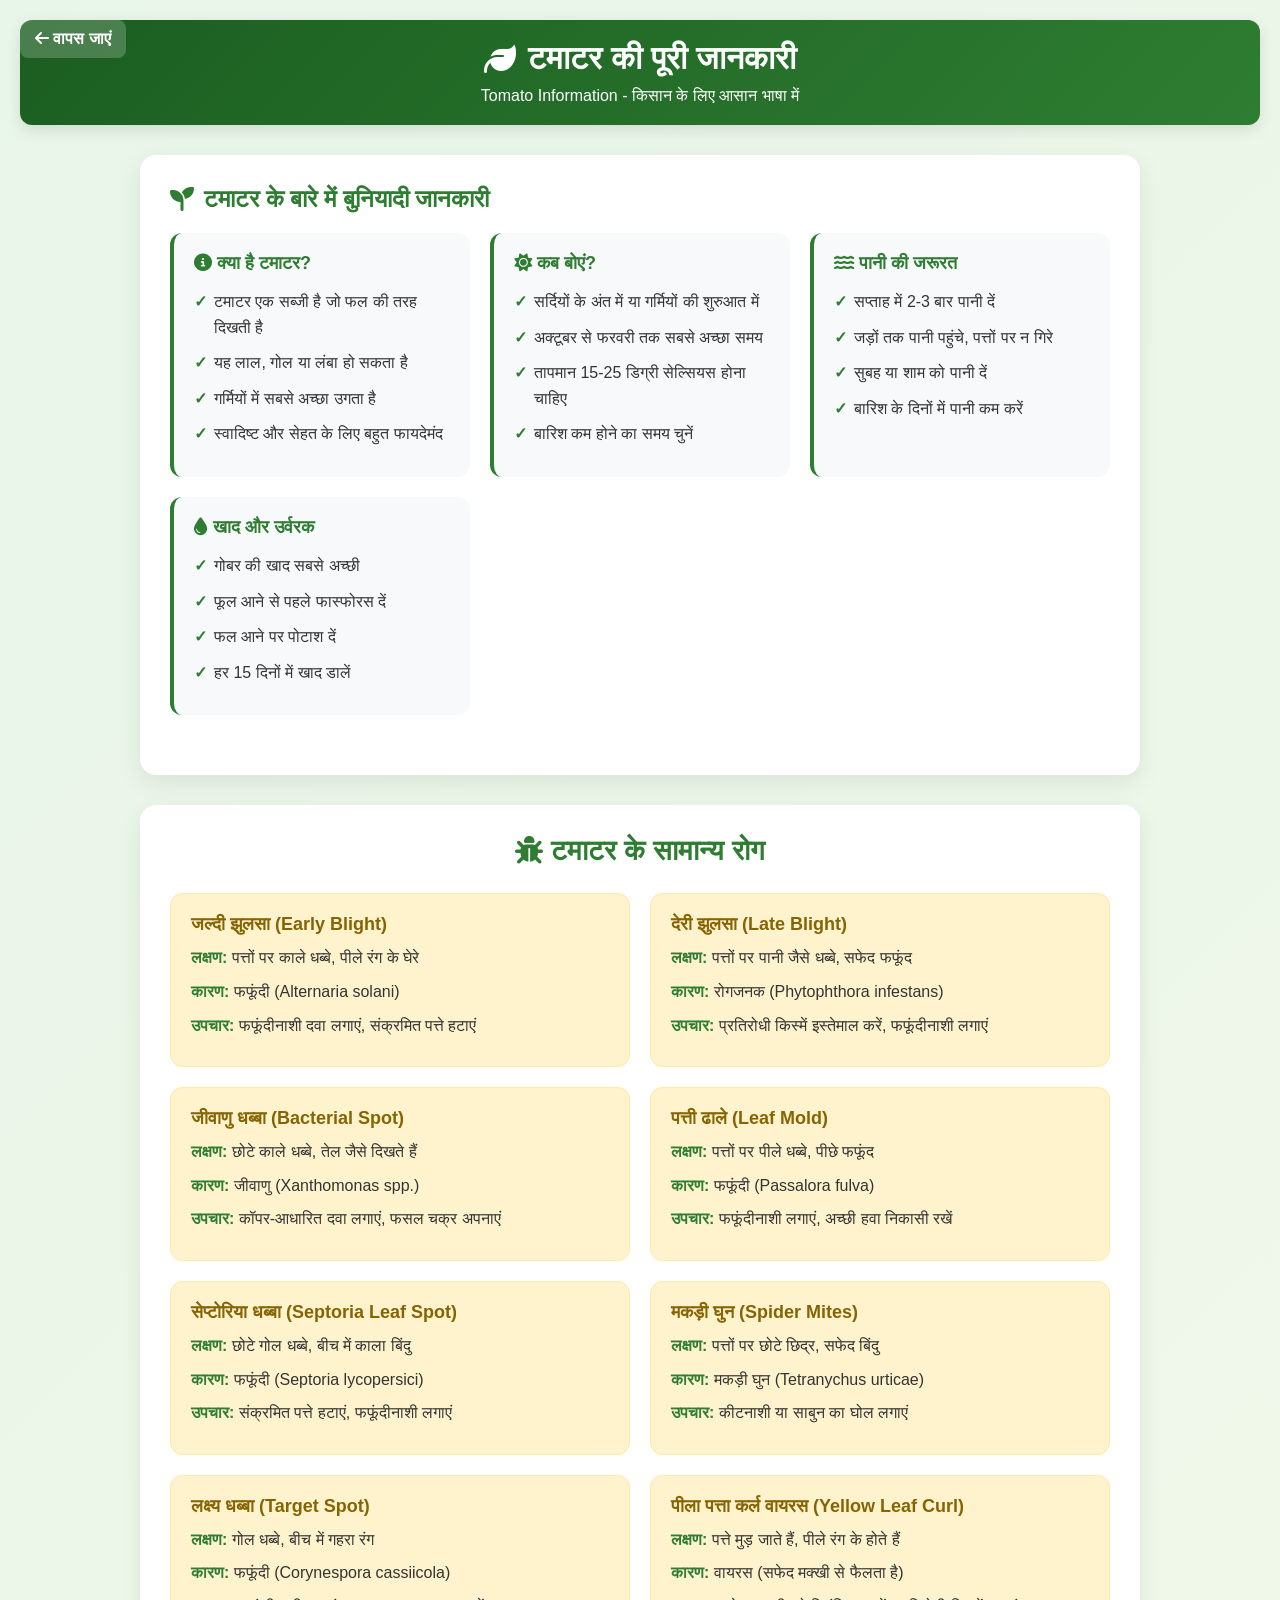
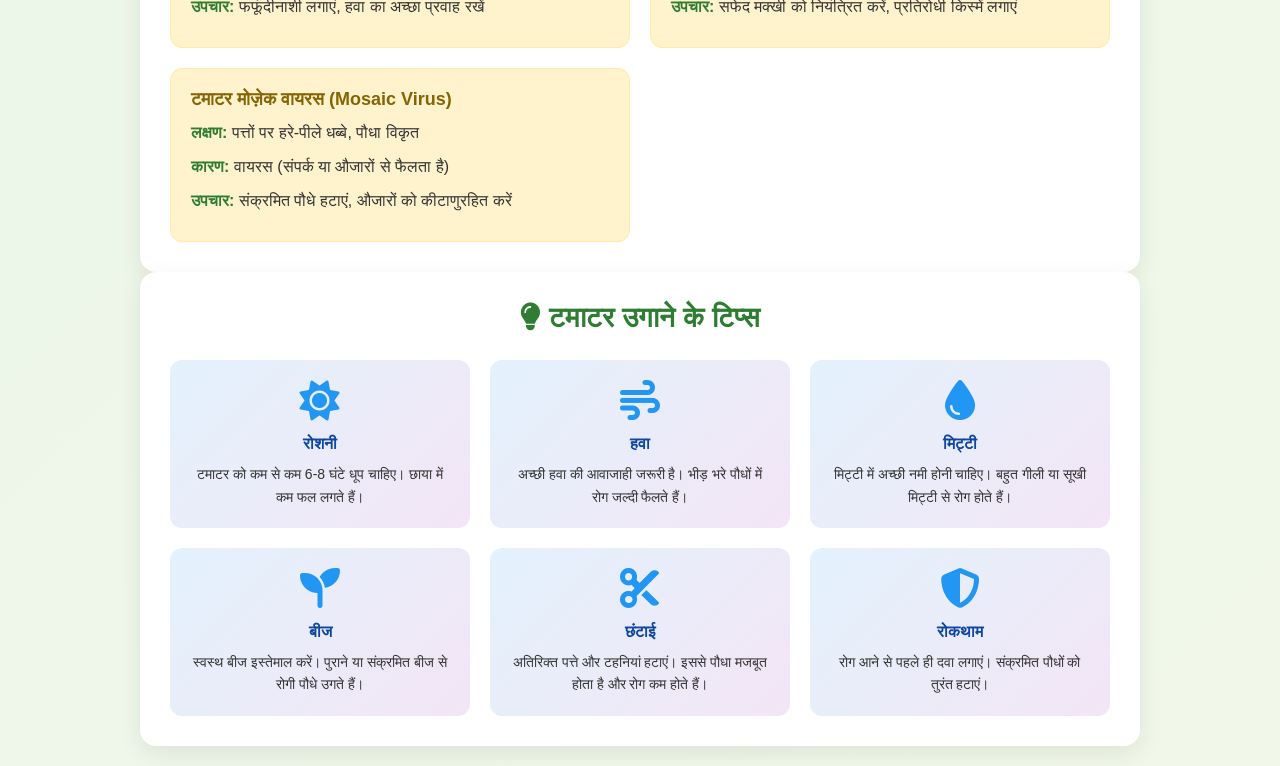
<file: templates/information.html>
<!DOCTYPE html>
<html lang="en">
<head>
    <meta charset="UTF-8">
    <meta name="viewport" content="width=device-width, initial-scale=1.0">
    <title>टमाटर की जानकारी | Tomato Information</title>
    <link rel="stylesheet" href="https://cdnjs.cloudflare.com/ajax/libs/font-awesome/6.4.0/css/all.min.css">
    <style>
        * {
            margin: 0;
            padding: 0;
            box-sizing: border-box;
            font-family: 'Segoe UI', 'Noto Sans Devanagari', sans-serif;
        }

        body {
            background: linear-gradient(135deg, #e8f5e9, #f1f8e9);
            min-height: 100vh;
            padding: 20px;
        }

        header {
            background: linear-gradient(135deg, #1b5e20, #2e7d32);
            color: white;
            padding: 20px 0;
            text-align: center;
            border-radius: 12px;
            margin-bottom: 30px;
            box-shadow: 0 5px 15px rgba(0, 0, 0, 0.1);
        }

        header h1 {
            font-size: 32px;
            margin-bottom: 10px;
            display: flex;
            align-items: center;
            justify-content: center;
            gap: 12px;
        }

        .back-btn {
            position: absolute;
            top: 20px;
            left: 20px;
            background: rgba(255, 255, 255, 0.2);
            color: white;
            padding: 10px 15px;
            text-decoration: none;
            border-radius: 8px;
            transition: 0.3s;
            font-weight: 600;
        }

        .back-btn:hover {
            background: rgba(255, 255, 255, 0.3);
        }

        .container {
            max-width: 1000px;
            margin: 0 auto;
        }

        .info-section {
            background: white;
            padding: 30px;
            border-radius: 16px;
            box-shadow: 0 8px 25px rgba(0, 0, 0, 0.08);
            margin-bottom: 30px;
        }

        .info-section h2 {
            color: #2e7d32;
            margin-bottom: 20px;
            font-size: 24px;
            display: flex;
            align-items: center;
            gap: 10px;
        }

        .info-grid {
            display: grid;
            grid-template-columns: repeat(auto-fit, minmax(300px, 1fr));
            gap: 20px;
            margin-bottom: 30px;
        }

        .info-card {
            background: #f8f9fa;
            padding: 20px;
            border-radius: 12px;
            border-left: 4px solid #2e7d32;
        }

        .info-card h3 {
            color: #2e7d32;
            margin-bottom: 15px;
            font-size: 18px;
        }

        .info-card ul {
            list-style: none;
            padding: 0;
        }

        .info-card li {
            margin-bottom: 10px;
            padding-left: 20px;
            position: relative;
            color: #333;
            line-height: 1.6;
        }

        .info-card li:before {
            content: "✓";
            color: #2e7d32;
            font-weight: bold;
            position: absolute;
            left: 0;
        }

        .disease-section {
            background: white;
            padding: 30px;
            border-radius: 16px;
            box-shadow: 0 8px 25px rgba(0, 0, 0, 0.08);
        }

        .disease-section h2 {
            color: #2e7d32;
            margin-bottom: 25px;
            text-align: center;
            font-size: 28px;
        }

        .disease-grid {
            display: grid;
            grid-template-columns: repeat(auto-fit, minmax(350px, 1fr));
            gap: 20px;
        }

        .disease-card {
            background: #fff3cd;
            border: 1px solid #ffeaa7;
            border-radius: 12px;
            padding: 20px;
            transition: 0.3s;
        }

        .disease-card:hover {
            transform: translateY(-5px);
            box-shadow: 0 8px 20px rgba(0, 0, 0, 0.1);
        }

        .disease-card h3 {
            color: #856404;
            margin-bottom: 10px;
            font-size: 18px;
        }

        .disease-card p {
            margin-bottom: 8px;
            color: #333;
            line-height: 1.6;
        }

        .disease-card strong {
            color: #2e7d32;
        }

        .tips-section {
            background: white;
            padding: 30px;
            border-radius: 16px;
            box-shadow: 0 8px 25px rgba(0, 0, 0, 0.08);
        }

        .tips-section h2 {
            color: #2e7d32;
            margin-bottom: 25px;
            text-align: center;
            font-size: 28px;
        }

        .tips-grid {
            display: grid;
            grid-template-columns: repeat(auto-fit, minmax(250px, 1fr));
            gap: 20px;
        }

        .tip-card {
            background: linear-gradient(135deg, #e3f2fd, #f3e5f5);
            padding: 20px;
            border-radius: 12px;
            text-align: center;
            transition: 0.3s;
        }

        .tip-card:hover {
            transform: scale(1.05);
        }

        .tip-card i {
            font-size: 40px;
            color: #2196f3;
            margin-bottom: 15px;
        }

        .tip-card h3 {
            color: #0d47a1;
            margin-bottom: 10px;
            font-size: 16px;
        }

        .tip-card p {
            color: #333;
            line-height: 1.6;
            font-size: 14px;
        }

        @media (max-width: 768px) {
            .info-grid, .disease-grid, .tips-grid {
                grid-template-columns: 1fr;
            }

            header h1 {
                font-size: 24px;
            }

            .back-btn {
                position: relative;
                top: auto;
                left: auto;
                margin-bottom: 20px;
                display: inline-block;
            }
        }
    </style>
</head>

<body>

    <a href="/" class="back-btn">
        <i class="fas fa-arrow-left"></i> वापस जाएं
    </a>

    <header>
        <h1><i class="fas fa-leaf"></i> टमाटर की पूरी जानकारी</h1>
        <p>Tomato Information - किसान के लिए आसान भाषा में</p>
    </header>

    <div class="container">

        <!-- Basic Information -->
        <div class="info-section">
            <h2><i class="fas fa-seedling"></i> टमाटर के बारे में बुनियादी जानकारी</h2>

            <div class="info-grid">
                <div class="info-card">
                    <h3><i class="fas fa-info-circle"></i> क्या है टमाटर?</h3>
                    <ul>
                        <li>टमाटर एक सब्जी है जो फल की तरह दिखती है</li>
                        <li>यह लाल, गोल या लंबा हो सकता है</li>
                        <li>गर्मियों में सबसे अच्छा उगता है</li>
                        <li>स्वादिष्ट और सेहत के लिए बहुत फायदेमंद</li>
                    </ul>
                </div>

                <div class="info-card">
                    <h3><i class="fas fa-sun"></i> कब बोएं?</h3>
                    <ul>
                        <li>सर्दियों के अंत में या गर्मियों की शुरुआत में</li>
                        <li>अक्टूबर से फरवरी तक सबसे अच्छा समय</li>
                        <li>तापमान 15-25 डिग्री सेल्सियस होना चाहिए</li>
                        <li>बारिश कम होने का समय चुनें</li>
                    </ul>
                </div>

                <div class="info-card">
                    <h3><i class="fas fa-water"></i> पानी की जरूरत</h3>
                    <ul>
                        <li>सप्ताह में 2-3 बार पानी दें</li>
                        <li>जड़ों तक पानी पहुंचे, पत्तों पर न गिरे</li>
                        <li>सुबह या शाम को पानी दें</li>
                        <li>बारिश के दिनों में पानी कम करें</li>
                    </ul>
                </div>

                <div class="info-card">
                    <h3><i class="fas fa-tint"></i> खाद और उर्वरक</h3>
                    <ul>
                        <li>गोबर की खाद सबसे अच्छी</li>
                        <li>फूल आने से पहले फास्फोरस दें</li>
                        <li>फल आने पर पोटाश दें</li>
                        <li>हर 15 दिनों में खाद डालें</li>
                    </ul>
                </div>
            </div>
        </div>

        <!-- Common Diseases -->
        <div class="disease-section">
            <h2><i class="fas fa-bug"></i> टमाटर के सामान्य रोग</h2>

            <div class="disease-grid">
                <div class="disease-card">
                    <h3>जल्दी झुलसा (Early Blight)</h3>
                    <p><strong>लक्षण:</strong> पत्तों पर काले धब्बे, पीले रंग के घेरे</p>
                    <p><strong>कारण:</strong> फफूंदी (Alternaria solani)</p>
                    <p><strong>उपचार:</strong> फफूंदीनाशी दवा लगाएं, संक्रमित पत्ते हटाएं</p>
                </div>

                <div class="disease-card">
                    <h3>देरी झुलसा (Late Blight)</h3>
                    <p><strong>लक्षण:</strong> पत्तों पर पानी जैसे धब्बे, सफेद फफूंद</p>
                    <p><strong>कारण:</strong> रोगजनक (Phytophthora infestans)</p>
                    <p><strong>उपचार:</strong> प्रतिरोधी किस्में इस्तेमाल करें, फफूंदीनाशी लगाएं</p>
                </div>

                <div class="disease-card">
                    <h3>जीवाणु धब्बा (Bacterial Spot)</h3>
                    <p><strong>लक्षण:</strong> छोटे काले धब्बे, तेल जैसे दिखते हैं</p>
                    <p><strong>कारण:</strong> जीवाणु (Xanthomonas spp.)</p>
                    <p><strong>उपचार:</strong> कॉपर-आधारित दवा लगाएं, फसल चक्र अपनाएं</p>
                </div>

                <div class="disease-card">
                    <h3>पत्ती ढाले (Leaf Mold)</h3>
                    <p><strong>लक्षण:</strong> पत्तों पर पीले धब्बे, पीछे फफूंद</p>
                    <p><strong>कारण:</strong> फफूंदी (Passalora fulva)</p>
                    <p><strong>उपचार:</strong> फफूंदीनाशी लगाएं, अच्छी हवा निकासी रखें</p>
                </div>

                <div class="disease-card">
                    <h3>सेप्टोरिया धब्बा (Septoria Leaf Spot)</h3>
                    <p><strong>लक्षण:</strong> छोटे गोल धब्बे, बीच में काला बिंदु</p>
                    <p><strong>कारण:</strong> फफूंदी (Septoria lycopersici)</p>
                    <p><strong>उपचार:</strong> संक्रमित पत्ते हटाएं, फफूंदीनाशी लगाएं</p>
                </div>

                <div class="disease-card">
                    <h3>मकड़ी घुन (Spider Mites)</h3>
                    <p><strong>लक्षण:</strong> पत्तों पर छोटे छिद्र, सफेद बिंदु</p>
                    <p><strong>कारण:</strong> मकड़ी घुन (Tetranychus urticae)</p>
                    <p><strong>उपचार:</strong> कीटनाशी या साबुन का घोल लगाएं</p>
                </div>

                <div class="disease-card">
                    <h3>लक्ष्य धब्बा (Target Spot)</h3>
                    <p><strong>लक्षण:</strong> गोल धब्बे, बीच में गहरा रंग</p>
                    <p><strong>कारण:</strong> फफूंदी (Corynespora cassiicola)</p>
                    <p><strong>उपचार:</strong> फफूंदीनाशी लगाएं, हवा का अच्छा प्रवाह रखें</p>
                </div>

                <div class="disease-card">
                    <h3>पीला पत्ता कर्ल वायरस (Yellow Leaf Curl)</h3>
                    <p><strong>लक्षण:</strong> पत्ते मुड़ जाते हैं, पीले रंग के होते हैं</p>
                    <p><strong>कारण:</strong> वायरस (सफेद मक्खी से फैलता है)</p>
                    <p><strong>उपचार:</strong> सफेद मक्खी को नियंत्रित करें, प्रतिरोधी किस्में लगाएं</p>
                </div>

                <div class="disease-card">
                    <h3>टमाटर मोज़ेक वायरस (Mosaic Virus)</h3>
                    <p><strong>लक्षण:</strong> पत्तों पर हरे-पीले धब्बे, पौधा विकृत</p>
                    <p><strong>कारण:</strong> वायरस (संपर्क या औजारों से फैलता है)</p>
                    <p><strong>उपचार:</strong> संक्रमित पौधे हटाएं, औजारों को कीटाणुरहित करें</p>
                </div>
            </div>
        </div>

        <!-- Tips Section -->
        <div class="tips-section">
            <h2><i class="fas fa-lightbulb"></i> टमाटर उगाने के टिप्स</h2>

            <div class="tips-grid">
                <div class="tip-card">
                    <i class="fas fa-sun"></i>
                    <h3>रोशनी</h3>
                    <p>टमाटर को कम से कम 6-8 घंटे धूप चाहिए। छाया में कम फल लगते हैं।</p>
                </div>

                <div class="tip-card">
                    <i class="fas fa-wind"></i>
                    <h3>हवा</h3>
                    <p>अच्छी हवा की आवाजाही जरूरी है। भीड़ भरे पौधों में रोग जल्दी फैलते हैं।</p>
                </div>

                <div class="tip-card">
                    <i class="fas fa-tint"></i>
                    <h3>मिट्टी</h3>
                    <p>मिट्टी में अच्छी नमी होनी चाहिए। बहुत गीली या सूखी मिट्टी से रोग होते हैं।</p>
                </div>

                <div class="tip-card">
                    <i class="fas fa-seedling"></i>
                    <h3>बीज</h3>
                    <p>स्वस्थ बीज इस्तेमाल करें। पुराने या संक्रमित बीज से रोगी पौधे उगते हैं।</p>
                </div>

                <div class="tip-card">
                    <i class="fas fa-cut"></i>
                    <h3>छंटाई</h3>
                    <p>अतिरिक्त पत्ते और टहनियां हटाएं। इससे पौधा मजबूत होता है और रोग कम होते हैं।</p>
                </div>

                <div class="tip-card">
                    <i class="fas fa-shield-alt"></i>
                    <h3>रोकथाम</h3>
                    <p>रोग आने से पहले ही दवा लगाएं। संक्रमित पौधों को तुरंत हटाएं।</p>
                </div>
            </div>
        </div>

    </div>

</body>

</html>
</file>
